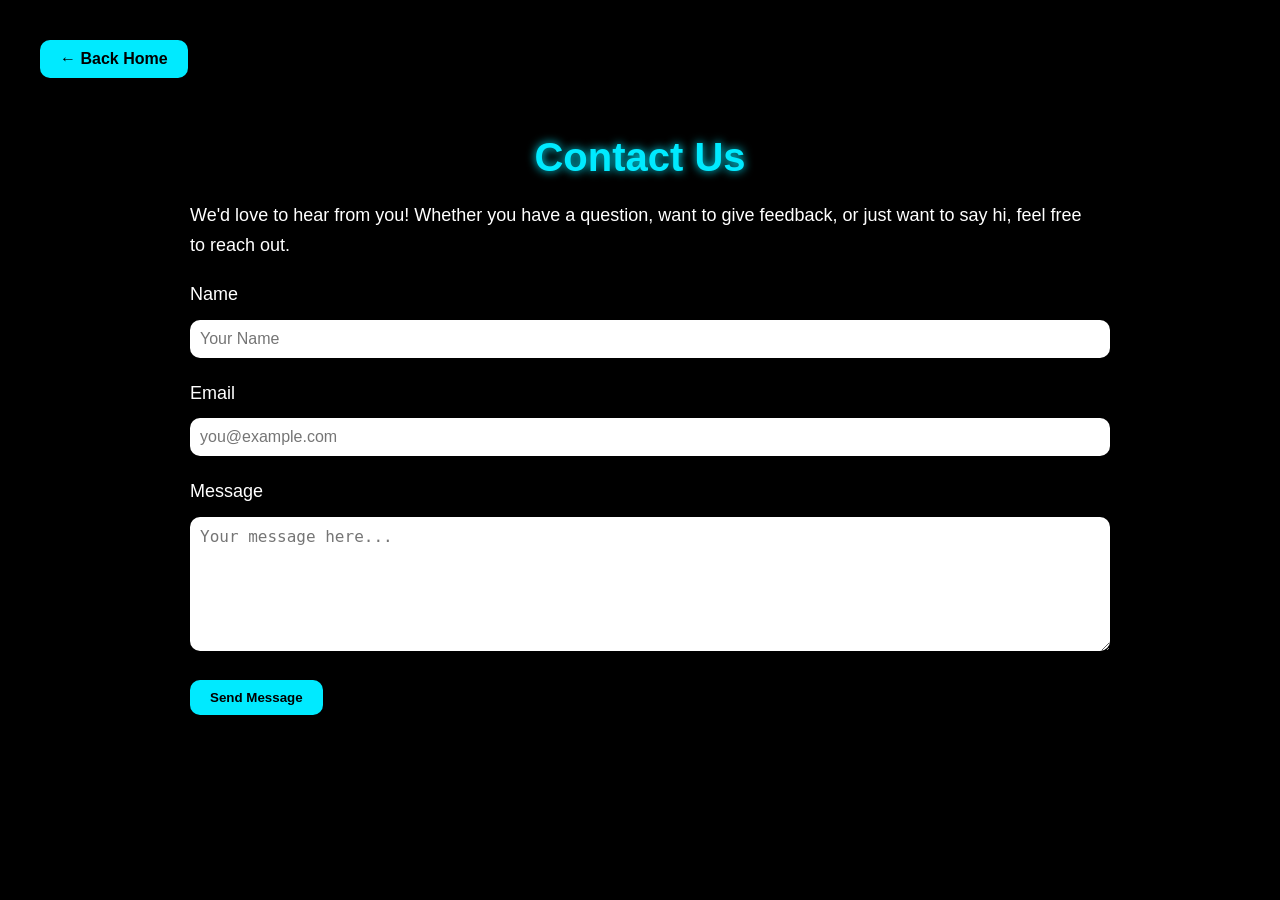
<file: contactp.html>
<!DOCTYPE html>
<html lang="en">
  <head>
    <meta charset="UTF-8" />
    <meta name="viewport" content="width=device-width, initial-scale=1.0" />
    <title>Contact — Urban Pulse</title>

    <style>
      body {
        background: black;
        color: white;
        font-family: Arial, sans-serif;
        margin: 0;
        padding: 40px;
      }

      h1 {
        font-size: 40px;
        text-align: center;
        margin-bottom: 20px;
        color: #00eaff;
        text-shadow: 0 0 10px #00eaff;
      }

      .contact-container {
        max-width: 900px;
        margin: auto;
        line-height: 1.7;
        font-size: 18px;
      }

      .highlight {
        color: #00eaff;
        font-weight: bold;
      }

      a.button {
        display: inline-block;
        margin-bottom: 30px;
        padding: 10px 20px;
        background: #00eaff;
        color: black;
        text-decoration: none;
        font-weight: bold;
        border-radius: 10px;
        transition: 0.3s;
      }

      a.button:hover {
        background: #00b8cc;
      }

      input,
      textarea {
        width: 100%;
        padding: 10px;
        margin-top: 10px;
        margin-bottom: 20px;
        border-radius: 10px;
        border: none;
        font-size: 16px;
      }

      button {
        padding: 10px 20px;
        background: #00eaff;
        color: black;
        font-weight: bold;
        border: none;
        border-radius: 10px;
        cursor: pointer;
        transition: 0.3s;
      }

      button:hover {
        background: #00b8cc;
      }
    </style>
  </head>
  <body>
    <!-- Back Home Button -->
    <a class="button" href="index.html">← Back Home</a>

    <h1>Contact Us</h1>

    <div class="contact-container">
      <p>
        We'd love to hear from you! Whether you have a question, want to give
        feedback, or just want to say hi, feel free to reach out.
      </p>

      <form>
        <label for="name">Name</label>
        <input
          type="text"
          id="name"
          name="name"
          placeholder="Your Name"
          required
        />

        <label for="email">Email</label>
        <input
          type="email"
          id="email"
          name="email"
          placeholder="you@example.com"
          required
        />

        <label for="message">Message</label>
        <textarea
          id="message"
          name="message"
          rows="6"
          placeholder="Your message here..."
          required
        ></textarea>

        <button type="submit">Send Message</button>
      </form>
    </div>
  </body>
</html>
</file>
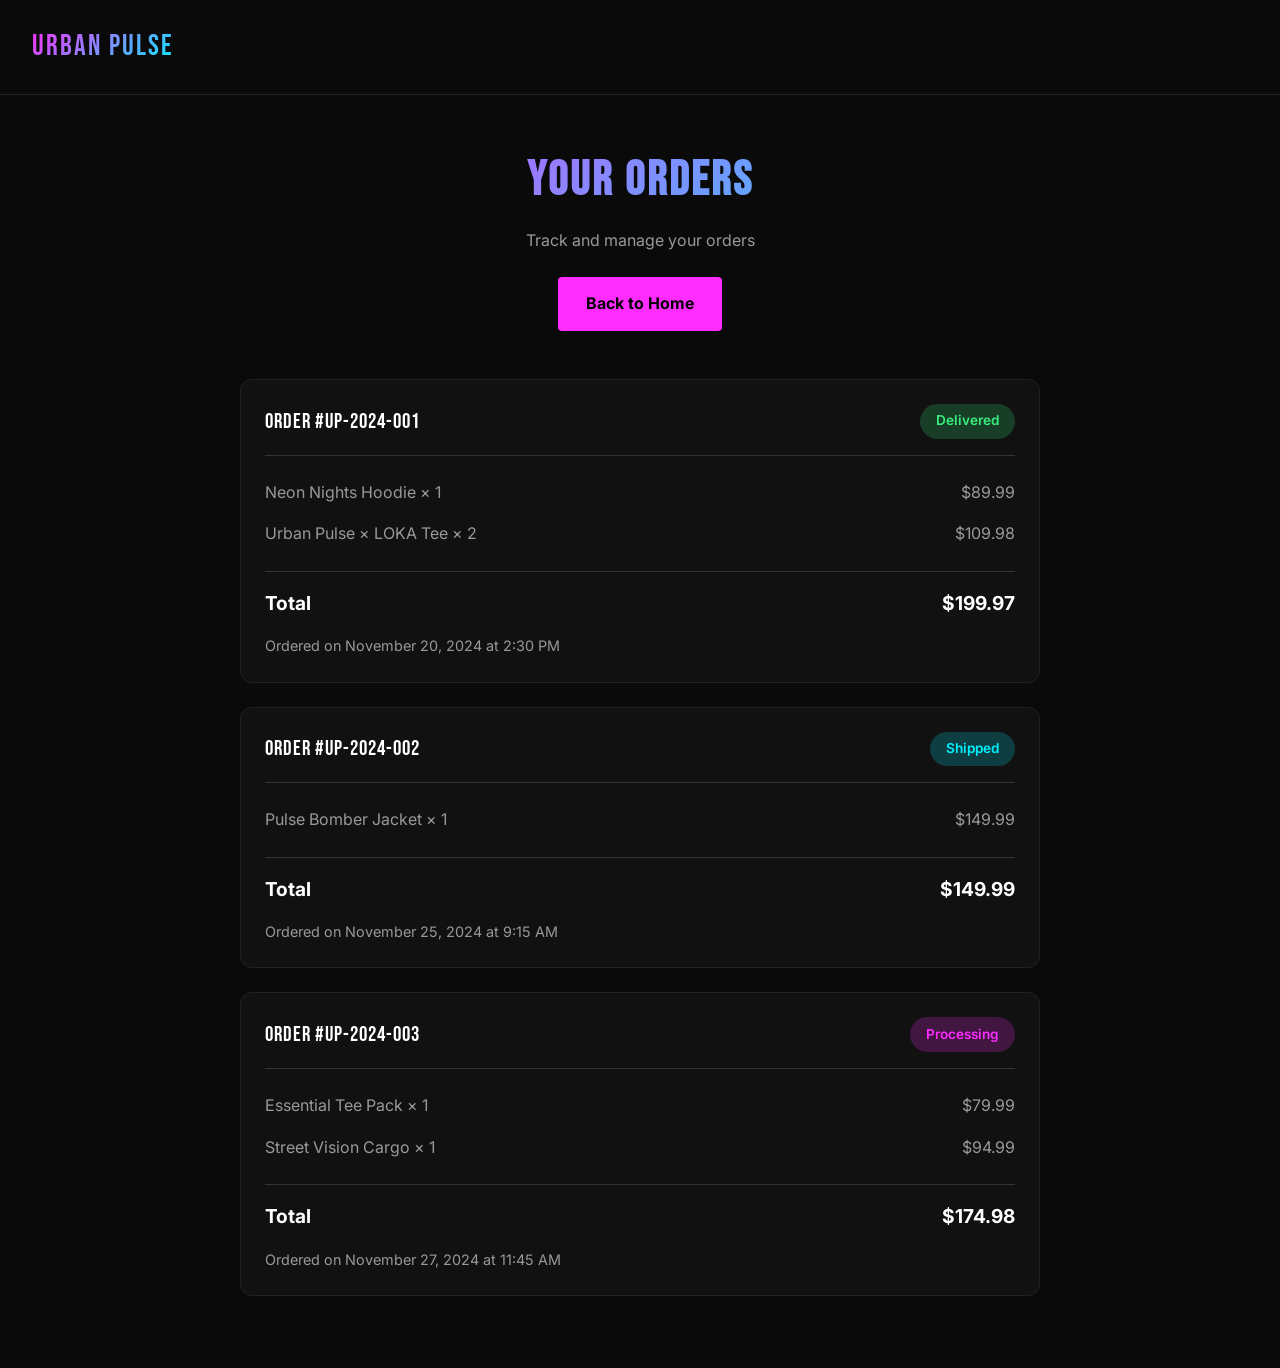
<file: orders.html>
<!DOCTYPE html>
<html lang="en">
  <head>
    <meta charset="UTF-8" />
    <meta name="viewport" content="width=device-width, initial-scale=1.0" />
    <title>Your Orders - Urban Pulse</title>
    <link
      href="https://fonts.googleapis.com/css2?family=Bebas+Neue&family=Inter:wght@400;600;700&display=swap"
      rel="stylesheet"
    />
    <style>
      :root {
        --bg: #0a0a0a;
        --text-light: #ffffff;
        --muted: #999;
        --accent: #ff2cff;
        --card-bg: #111;
      }
      * {
        margin: 0;
        padding: 0;
        box-sizing: border-box;
      }
      body {
        font-family: "Inter", sans-serif;
        background: var(--bg);
        color: var(--text-light);
        line-height: 1.6;
      }
      .container {
        max-width: 1200px;
        margin: 0 auto;
        padding: 0 2rem;
      }
      nav {
        display: flex;
        justify-content: space-between;
        align-items: center;
        padding: 1.5rem 2rem;
        border-bottom: 1px solid #222;
      }
      .logo {
        font-family: "Bebas Neue", sans-serif;
        font-size: 1.8rem;
        letter-spacing: 2px;
        background: linear-gradient(135deg, #ff2cff, #00f0ff);
        -webkit-background-clip: text;
        -webkit-text-fill-color: transparent;
        background-clip: text;
        cursor: pointer;
      }
      .muted {
        color: var(--muted);
      }
      .orders-page {
        min-height: 80vh;
        padding: 3rem 0;
      }
      .orders-header {
        text-align: center;
        margin-bottom: 3rem;
      }
      .orders-header h1 {
        font-family: "Bebas Neue", sans-serif;
        font-size: 3rem;
        letter-spacing: 3px;
        background: linear-gradient(135deg, #ff2cff, #00f0ff);
        -webkit-background-clip: text;
        -webkit-text-fill-color: transparent;
        background-clip: text;
        margin-bottom: 0.5rem;
      }
      .orders-list {
        max-width: 800px;
        margin: 0 auto;
      }
      .order-card {
        background: #111;
        border-radius: 12px;
        padding: 1.5rem;
        margin-bottom: 1.5rem;
        border: 1px solid #222;
      }
      .order-header {
        display: flex;
        justify-content: space-between;
        align-items: center;
        margin-bottom: 1rem;
        padding-bottom: 1rem;
        border-bottom: 1px solid #333;
      }
      .order-id {
        font-family: "Bebas Neue", sans-serif;
        font-size: 1.3rem;
        letter-spacing: 1px;
      }
      .order-status {
        padding: 0.4rem 1rem;
        border-radius: 20px;
        font-size: 0.85rem;
        font-weight: 600;
      }
      .status-processing {
        background: #ff2cff33;
        color: #ff2cff;
      }
      .status-shipped {
        background: #00f0ff33;
        color: #00f0ff;
      }
      .status-delivered {
        background: #38ef7d33;
        color: #38ef7d;
      }
      .order-items {
        margin-bottom: 1rem;
      }
      .order-item {
        display: flex;
        justify-content: space-between;
        padding: 0.5rem 0;
        color: var(--muted);
      }
      .order-total {
        display: flex;
        justify-content: space-between;
        font-size: 1.2rem;
        font-weight: 700;
        padding-top: 1rem;
        border-top: 1px solid #333;
      }
      .order-date {
        color: var(--muted);
        font-size: 0.9rem;
        margin-top: 1rem;
      }
      .no-orders {
        text-align: center;
        padding: 4rem 2rem;
        color: var(--muted);
      }
      .no-orders h2 {
        font-family: "Bebas Neue", sans-serif;
        font-size: 2rem;
        color: white;
        margin-bottom: 1rem;
      }
      .btn {
        padding: 12px 26px;
        border: 2px solid var(--accent);
        border-radius: 4px;
        text-decoration: none;
        font-weight: bold;
        background: var(--accent);
        color: black;
        display: inline-block;
        margin-top: 1rem;
        cursor: pointer;
        transition: 0.3s;
      }
      .btn:hover {
        background: #ff5cff;
      }
    </style>
  </head>
  <body>
    <nav>
      <div class="logo" onclick="window.location.href='index.html'">
        URBAN PULSE
      </div>
    </nav>

    <div class="orders-page">
      <div class="container">
        <div class="orders-header">
          <h1>YOUR ORDERS</h1>
          <p class="muted">Track and manage your orders</p>
          <a href="index.html" class="btn" style="margin-top: 1.5rem"
            >Back to Home</a
          >
        </div>

        <div class="orders-list" id="orders-list">
          <!-- Orders will be dynamically loaded here -->
        </div>
      </div>
    </div>

    <script>
      // Sample order data - in a real app, this would come from a backend
      const sampleOrders = [
        {
          id: "UP-2024-001",
          status: "Delivered",
          items: [
            { name: "Neon Nights Hoodie", quantity: 1, price: 89.99 },
            { name: "Urban Pulse × LOKA Tee", quantity: 2, price: 54.99 },
          ],
          total: 199.97,
          created_at: new Date("2024-11-20T14:30:00"),
        },
        {
          id: "UP-2024-002",
          status: "Shipped",
          items: [{ name: "Pulse Bomber Jacket", quantity: 1, price: 149.99 }],
          total: 149.99,
          created_at: new Date("2024-11-25T09:15:00"),
        },
        {
          id: "UP-2024-003",
          status: "Processing",
          items: [
            { name: "Essential Tee Pack", quantity: 1, price: 79.99 },
            { name: "Street Vision Cargo", quantity: 1, price: 94.99 },
          ],
          total: 174.98,
          created_at: new Date("2024-11-27T11:45:00"),
        },
      ];

      function formatDate(date) {
        const options = {
          year: "numeric",
          month: "long",
          day: "numeric",
          hour: "numeric",
          minute: "2-digit",
          hour12: true,
        };
        return date.toLocaleDateString("en-US", options);
      }

      function renderOrders() {
        const ordersList = document.getElementById("orders-list");

        // Check if there are orders (you can change this to check localStorage or actual data)
        const orders = sampleOrders; // Replace with: JSON.parse(localStorage.getItem('orders') || '[]')

        if (orders.length === 0) {
          ordersList.innerHTML = `
          <div class="no-orders">
            <h2>No Orders Yet</h2>
            <p>You haven't placed any orders yet. Start shopping to see your orders here!</p>
            <a href="index.html" class="btn">Start Shopping</a>
          </div>
        `;
          return;
        }

        let ordersHTML = "";
        orders.forEach((order) => {
          const statusClass = order.status.toLowerCase().replace(" ", "-");

          let itemsHTML = "";
          order.items.forEach((item) => {
            itemsHTML += `
            <div class="order-item">
              <span>${item.name} × ${item.quantity}</span>
              <span>$${(item.price * item.quantity).toFixed(2)}</span>
            </div>
          `;
          });

          ordersHTML += `
          <div class="order-card">
            <div class="order-header">
              <span class="order-id">ORDER #${order.id}</span>
              <span class="order-status status-${statusClass}">${
            order.status
          }</span>
            </div>
            <div class="order-items">
              ${itemsHTML}
            </div>
            <div class="order-total">
              <span>Total</span>
              <span>$${order.total.toFixed(2)}</span>
            </div>
            <div class="order-date">Ordered on ${formatDate(
              order.created_at
            )}</div>
          </div>
        `;
        });

        ordersList.innerHTML = ordersHTML;
      }

      // Load orders when page loads
      renderOrders();
    </script>
  </body>
</html>
</file>
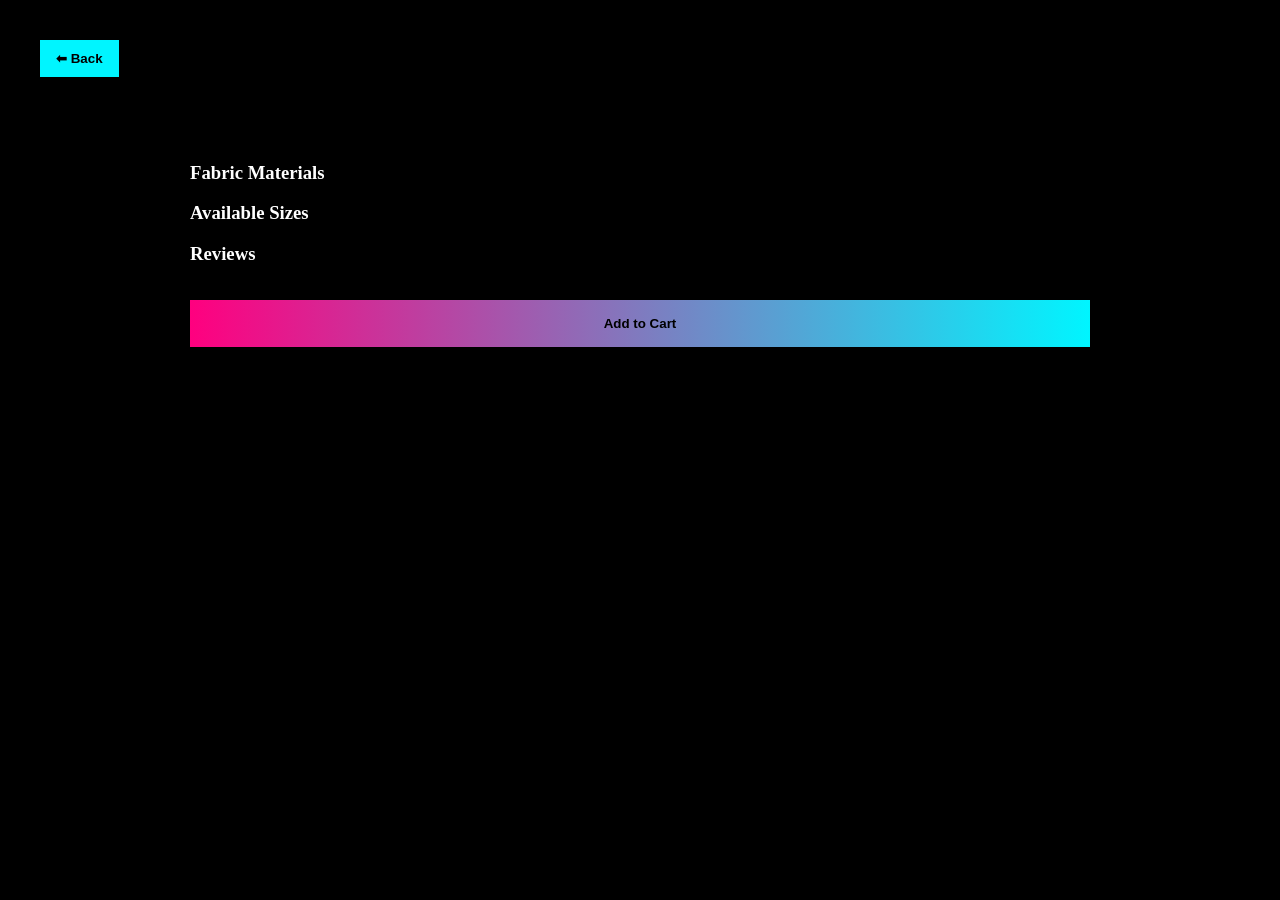
<file: product.html>
<!DOCTYPE html>
<html lang="en">
  <head>
    <meta charset="UTF-8" />
    <meta name="viewport" content="width=device-width, initial-scale=1.0" />
    <title>Product Details</title>

    <style>
      body {
        background: #000;
        color: #fff;
        font-family: Poppins;
        padding: 2rem;
      }
      .container {
        max-width: 900px;
        margin: auto;
      }
      img {
        width: 100%;
        border-radius: 12px;
        margin-bottom: 1rem;
      }
      .back-btn {
        margin-bottom: 1.5rem;
        background: #00f5ff;
        border: none;
        padding: 0.7rem 1rem;
        cursor: pointer;
        font-weight: 700;
      }
      .add-btn {
        margin-top: 1rem;
        background: linear-gradient(90deg, #ff007f, #00f5ff);
        border: none;
        padding: 1rem;
        width: 100%;
        font-weight: 700;
        cursor: pointer;
      }
      h1 {
        margin-bottom: 1rem;
      }
    </style>
  </head>

  <body>
    <button class="back-btn" onclick="history.back()">⬅ Back</button>

    <div class="container">
      <h1 id="title"></h1>
      <img id="img" />

      <h3>Fabric Materials</h3>
      <p id="fabric"></p>

      <h3>Available Sizes</h3>
      <p id="sizes"></p>

      <h3>Reviews</h3>
      <ul id="reviews"></ul>

      <button class="add-btn" onclick="addToCart()">Add to Cart</button>
    </div>

    <script>
      // Product database
      const products = {
        "Urban Hoodie": {
          price: 60,
          img: "https://images.unsplash.com/photo-1600180758890-6f4b6b85c16e?auto=format&fit=crop&w=800&q=80",
          fabric: "80% Cotton, 20% Polyester fleece — ultra warm.",
          sizes: "S, M, L, XL, XXL",
          reviews: [
            "🔥 Super warm!",
            "Perfect streetwear fit.",
            "Great quality!",
          ],
        },
        "Graphic Tee": {
          price: 35,
          img: "https://images.unsplash.com/photo-1512436991641-6745cdb1723f?auto=format&fit=crop&w=800&q=80",
          fabric: "100% Premium Cotton — breathable and soft.",
          sizes: "XS, S, M, L, XL",
          reviews: ["Clean design!", "Comfortable for daily wear."],
        },
        "Street Joggers": {
          price: 55,
          img: "https://images.unsplash.com/photo-1526170375885-4d8ecf77b99f?auto=format&fit=crop&w=800&q=80",
          fabric: "95% Cotton, 5% Stretch material",
          sizes: "S, M, L, XL",
          reviews: ["🔥 Fit perfectly!", "Great mobility and comfort."],
        },
        "Urban Cap": {
          price: 25,
          img: "https://images.unsplash.com/photo-1612817159949-5b0b9e2d7e6a?auto=format&fit=crop&w=800&q=80",
          fabric: "100% Twill Cotton",
          sizes: "One Size Fits All",
          reviews: ["Clean look!", "Matches every outfit."],
        },
      };

      // Get product name from URL
      const params = new URLSearchParams(window.location.search);
      const item = params.get("item");
      const product = products[item];

      // Fill page
      document.getElementById("title").textContent = item;
      document.getElementById("img").src = product.img;
      document.getElementById("fabric").textContent = product.fabric;
      document.getElementById("sizes").textContent = product.sizes;

      const reviewsList = document.getElementById("reviews");
      product.reviews.forEach((r) => {
        const li = document.createElement("li");
        li.textContent = r;
        reviewsList.appendChild(li);
      });

      function addToCart() {
        alert(`🛒 Added ${item} to cart!`);
      }
    </script>
  </body>
</html>
</file>
